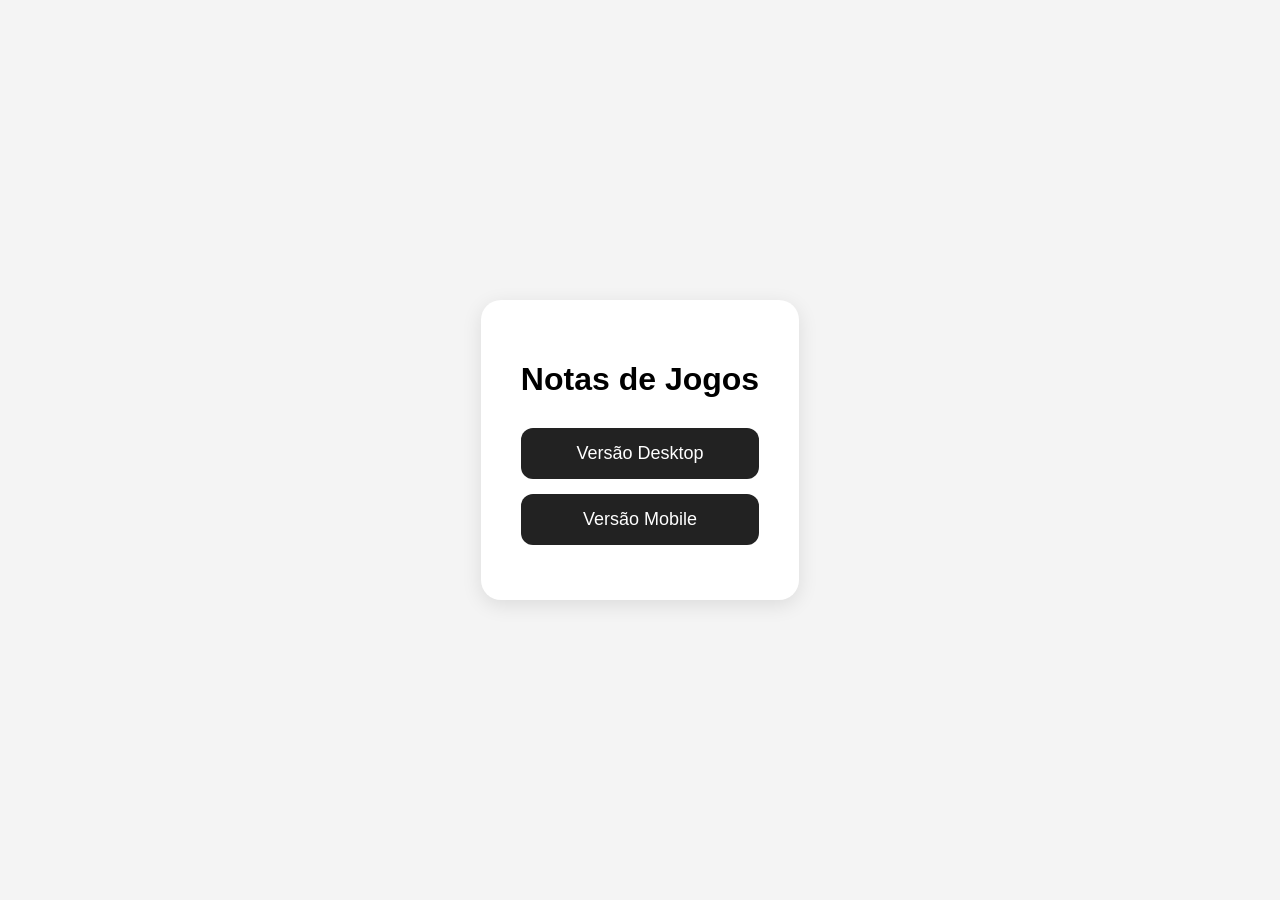
<file: index.html>
<!DOCTYPE html>
<html lang="pt-BR">
<head>
  <meta charset="UTF-8">
  <meta name="viewport" content="width=device-width, initial-scale=1.0">
  <title>Notas de Jogos</title>

  <style>
    body{
      font-family: Arial, sans-serif;
      background:#f4f4f4;
      display:flex;
      justify-content:center;
      align-items:center;
      height:100vh;
      margin:0;
    }

    .container{
      background:white;
      padding:40px;
      border-radius:20px;
      box-shadow:0 5px 20px rgba(0,0,0,0.1);
      text-align:center;
    }

    h1{
      margin-bottom:30px;
    }

    a{
      display:block;
      margin:15px 0;
      padding:15px;
      background:#222;
      color:white;
      text-decoration:none;
      border-radius:12px;
      font-size:18px;
    }

    a:hover{
      opacity:0.9;
    }
  </style>
</head>
<body>

<div class="container">
  <h1>Notas de Jogos</h1>

  <a href="./desktop/">Versão Desktop</a>

  <a href="./mobile/">Versão Mobile</a>
</div>

</body>
</html>
</file>
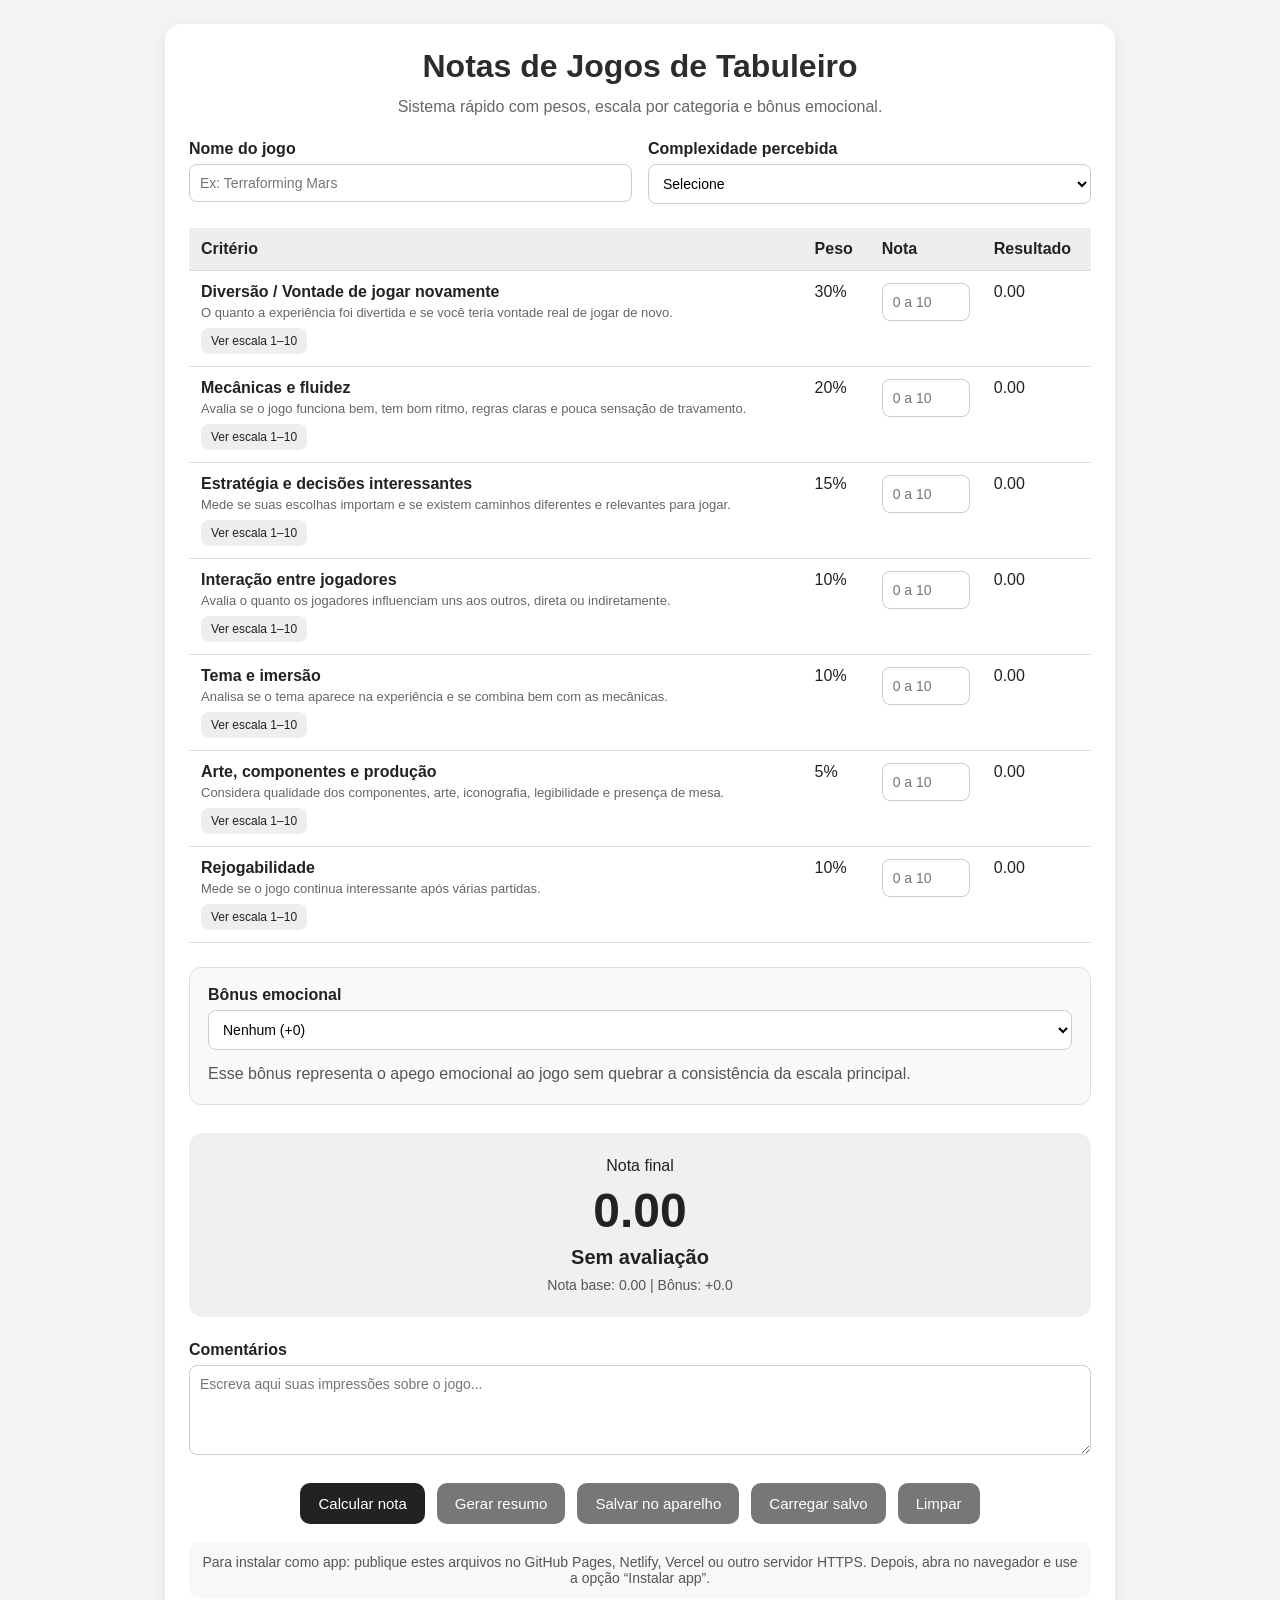
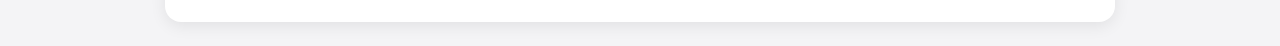
<file: desktop/index.html>
<!DOCTYPE html>
<html lang="pt-BR">
<head>
  <meta charset="UTF-8" />
  <meta name="viewport" content="width=device-width, initial-scale=1.0" />
  <title>Notas de Jogos</title>
  <meta name="theme-color" content="#222222" />
  <link rel="manifest" href="manifest.json" />
  <link rel="icon" href="icons/icon-192.png" />
  <link rel="apple-touch-icon" href="icons/icon-192.png" />

  <style>
    * {
      box-sizing: border-box;
      font-family: Arial, Helvetica, sans-serif;
    }

    body {
      margin: 0;
      background: #f4f4f6;
      color: #222;
      padding: 24px;
    }

    .container {
      max-width: 950px;
      margin: 0 auto;
      background: #fff;
      border-radius: 16px;
      padding: 24px;
      box-shadow: 0 4px 16px rgba(0, 0, 0, 0.08);
    }

    h1 {
      margin-top: 0;
      text-align: center;
      color: #2c2c2c;
    }

    .subtitle {
      text-align: center;
      color: #666;
      margin-top: -8px;
      margin-bottom: 24px;
    }

    .game-info {
      display: grid;
      grid-template-columns: repeat(auto-fit, minmax(220px, 1fr));
      gap: 16px;
      margin-bottom: 24px;
    }

    label {
      font-weight: bold;
      display: block;
      margin-bottom: 6px;
    }

    input, textarea, select {
      width: 100%;
      padding: 10px;
      border: 1px solid #ccc;
      border-radius: 8px;
      font-size: 14px;
      background: #fff;
    }

    table {
      width: 100%;
      border-collapse: collapse;
      margin-top: 16px;
    }

    th, td {
      padding: 12px;
      border-bottom: 1px solid #ddd;
      text-align: left;
      vertical-align: top;
    }

    th {
      background: #eeeeee;
    }

    .criteria-name {
      font-weight: bold;
    }

    .criteria-description {
      font-size: 13px;
      color: #666;
      margin-top: 4px;
    }

    .scale-details {
      display: none;
      margin-top: 10px;
      line-height: 1.45;
      color: #555;
      font-size: 13px;
      background: #fafafa;
      border: 1px solid #e0e0e0;
      padding: 10px;
      border-radius: 8px;
    }

    .scale-toggle {
      display: inline-block;
      margin-top: 8px;
      border: none;
      background: #eeeeee;
      color: #222;
      padding: 6px 10px;
      border-radius: 8px;
      font-size: 12px;
      cursor: pointer;
    }

    .score-input {
      max-width: 90px;
    }

    .bonus-box {
      margin-top: 24px;
      padding: 18px;
      background: #fafafa;
      border: 1px solid #ddd;
      border-radius: 12px;
    }

    .result-box {
      margin-top: 28px;
      padding: 24px;
      border-radius: 14px;
      text-align: center;
      background: #f0f0f0;
    }

    .final-score {
      font-size: 48px;
      font-weight: bold;
      margin: 8px 0;
    }

    .rating-label {
      font-size: 20px;
      font-weight: bold;
    }

    .score-breakdown {
      margin-top: 8px;
      color: #555;
      font-size: 14px;
    }

    .buttons {
      display: flex;
      gap: 12px;
      flex-wrap: wrap;
      margin-top: 24px;
      justify-content: center;
    }

    button {
      border: none;
      border-radius: 10px;
      padding: 12px 18px;
      font-size: 15px;
      cursor: pointer;
      background: #222;
      color: #fff;
    }

    button.secondary {
      background: #777;
    }

    button:hover {
      opacity: 0.88;
    }

    textarea {
      min-height: 90px;
      resize: vertical;
    }

    .notes {
      margin-top: 24px;
    }

    .summary {
      margin-top: 24px;
      background: #fafafa;
      border: 1px solid #ddd;
      border-radius: 12px;
      padding: 16px;
      white-space: pre-line;
      display: none;
    }

    .install-hint {
      margin-top: 18px;
      padding: 12px;
      border-radius: 10px;
      background: #f8f8f8;
      color: #555;
      font-size: 14px;
      text-align: center;
    }

    @media (max-width: 700px) {
      body {
        padding: 12px;
      }

      .container {
        padding: 16px;
      }

      table, thead, tbody, th, td, tr {
        display: block;
      }

      thead {
        display: none;
      }

      tr {
        margin-bottom: 16px;
        border: 1px solid #ddd;
        border-radius: 10px;
        padding: 12px;
      }

      td {
        border: none;
        padding: 8px 0;
      }

      .score-input {
        max-width: 100%;
      }
    }
  </style>
</head>

<body>
  <div class="container">
    <h1>Notas de Jogos de Tabuleiro</h1>
    <p class="subtitle">Sistema rápido com pesos, escala por categoria e bônus emocional.</p>

    <div class="game-info">
      <div>
        <label for="gameName">Nome do jogo</label>
        <input type="text" id="gameName" placeholder="Ex: Terraforming Mars" />
      </div>

      <div>
        <label for="complexity">Complexidade percebida</label>
        <select id="complexity">
          <option value="">Selecione</option>
          <option value="Leve">Leve</option>
          <option value="Médio leve">Médio leve</option>
          <option value="Médio">Médio</option>
          <option value="Médio pesado">Médio pesado</option>
          <option value="Pesado">Pesado</option>
        </select>
      </div>
    </div>

    <table>
      <thead>
        <tr>
          <th>Critério</th>
          <th>Peso</th>
          <th>Nota</th>
          <th>Resultado</th>
        </tr>
      </thead>
      <tbody id="criteriaTable"></tbody>
    </table>

    <div class="bonus-box">
      <label for="emotionalBonus">Bônus emocional</label>
      <select id="emotionalBonus" onchange="calculateScore()">
        <option value="0">Nenhum (+0)</option>
        <option value="0.1">Gosto muito (+0.1)</option>
        <option value="0.2">Muito marcante (+0.2)</option>
        <option value="0.3">Experiência memorável (+0.3)</option>
        <option value="0.4">Um dos meus favoritos (+0.4)</option>
        <option value="0.5">Top absoluto / jogo especial (+0.5)</option>
      </select>

      <div style="margin-top: 12px; color: #555; line-height: 1.5;">
        Esse bônus representa o apego emocional ao jogo sem quebrar a consistência da escala principal.
      </div>
    </div>

    <div class="result-box">
      <div>Nota final</div>
      <div class="final-score" id="finalScore">0.00</div>
      <div class="rating-label" id="ratingLabel">Sem avaliação</div>
      <div class="score-breakdown" id="scoreBreakdown">Nota base: 0.00 | Bônus: +0.0</div>
    </div>

    <div class="notes">
      <label for="comments">Comentários</label>
      <textarea id="comments" placeholder="Escreva aqui suas impressões sobre o jogo..."></textarea>
    </div>

    <div class="buttons">
      <button onclick="calculateScore()">Calcular nota</button>
      <button class="secondary" onclick="generateSummary()">Gerar resumo</button>
      <button class="secondary" onclick="saveEvaluation()">Salvar no aparelho</button>
      <button class="secondary" onclick="loadEvaluation()">Carregar salvo</button>
      <button class="secondary" onclick="clearForm()">Limpar</button>
    </div>

    <div class="summary" id="summaryBox"></div>

    <div class="install-hint">
      Para instalar como app: publique estes arquivos no GitHub Pages, Netlify, Vercel ou outro servidor HTTPS. Depois, abra no navegador e use a opção “Instalar app”.
    </div>
  </div>

  <script>
    const criteria = [
      {
        name: "Diversão / Vontade de jogar novamente",
        weight: 30,
        description: "O quanto a experiência foi divertida e se você teria vontade real de jogar de novo.",
        scale: {
          1: "Experiência muito ruim e sem vontade de jogar novamente.",
          2: "Pouquíssimos momentos divertidos. Partida cansativa.",
          3: "Alguns momentos interessantes, mas no geral pouco divertido.",
          4: "Diversão limitada e inconsistente.",
          5: "Experiência aceitável, mas esquecível.",
          6: "Divertido em alguns momentos, mas com problemas perceptíveis.",
          7: "Boa experiência e vontade moderada de jogar novamente.",
          8: "Muito divertido e envolvente durante quase toda a partida.",
          9: "Experiência excelente e altamente memorável.",
          10: "Favorito instantâneo. Altíssima vontade de jogar repetidamente."
        }
      },
      {
        name: "Mecânicas e fluidez",
        weight: 20,
        description: "Avalia se o jogo funciona bem, tem bom ritmo, regras claras e pouca sensação de travamento.",
        scale: {
          1: "Mecânicas quebradas ou extremamente frustrantes.",
          2: "Fluxo ruim e regras problemáticas.",
          3: "Muitas interrupções, lentidão e confusão.",
          4: "Funcionamento inconsistente e pouco elegante.",
          5: "Funciona, mas sem destaque.",
          6: "Boa base mecânica com alguns problemas de ritmo.",
          7: "Mecânicas sólidas e boa fluidez.",
          8: "Design elegante e ritmo muito agradável.",
          9: "Mecânicas extremamente refinadas.",
          10: "Exemplo de excelência em design de jogo."
        }
      },
      {
        name: "Estratégia e decisões interessantes",
        weight: 15,
        description: "Mede se suas escolhas importam e se existem caminhos diferentes e relevantes para jogar.",
        scale: {
          1: "Praticamente sem decisões relevantes.",
          2: "Escolhas muito óbvias e rasas.",
          3: "Pouca profundidade estratégica.",
          4: "Algumas decisões interessantes, mas limitadas.",
          5: "Profundidade média e previsível.",
          6: "Boas decisões em momentos específicos.",
          7: "Estratégias variadas e relevantes.",
          8: "Grande profundidade e decisões difíceis.",
          9: "Altíssimo nível estratégico.",
          10: "Profundidade excepcional com enorme espaço para domínio."
        }
      },
      {
        name: "Interação entre jogadores",
        weight: 10,
        description: "Avalia o quanto os jogadores influenciam uns aos outros, direta ou indiretamente.",
        scale: {
          1: "Jogadores praticamente ignoram uns aos outros.",
          2: "Interação quase inexistente.",
          3: "Pouca influência entre jogadores.",
          4: "Interação ocasional e limitada.",
          5: "Interação funcional, mas básica.",
          6: "Boa presença de disputa e competição.",
          7: "Interação relevante durante toda a partida.",
          8: "Excelente dinâmica entre jogadores.",
          9: "Alta tensão social e competitiva.",
          10: "Interação brilhante e central para a experiência."
        }
      },
      {
        name: "Tema e imersão",
        weight: 10,
        description: "Analisa se o tema aparece na experiência e se combina bem com as mecânicas.",
        scale: {
          1: "Tema inexistente ou completamente desconectado.",
          2: "Tema superficial e pouco perceptível.",
          3: "Baixa imersão.",
          4: "Tema presente, mas fraco.",
          5: "Tema aceitável.",
          6: "Boa integração entre tema e mecânicas.",
          7: "Experiência temática convincente.",
          8: "Alta imersão e identidade forte.",
          9: "Tema extremamente bem executado.",
          10: "Experiência temática memorável e excepcionalmente imersiva."
        }
      },
      {
        name: "Arte, componentes e produção",
        weight: 5,
        description: "Considera qualidade dos componentes, arte, iconografia, legibilidade e presença de mesa.",
        scale: {
          1: "Produção muito ruim e prejudicial ao jogo.",
          2: "Componentes fracos e difíceis de usar.",
          3: "Qualidade abaixo da média.",
          4: "Produção simples e pouco refinada.",
          5: "Produção aceitável.",
          6: "Boa qualidade geral.",
          7: "Produção bonita e funcional.",
          8: "Excelente apresentação visual.",
          9: "Componentes premium e altamente refinados.",
          10: "Produção excepcional e referência no hobby."
        }
      },
      {
        name: "Rejogabilidade",
        weight: 10,
        description: "Mede se o jogo continua interessante após várias partidas.",
        scale: {
          1: "Sem interesse em repetir partidas.",
          2: "Pouquíssima variedade.",
          3: "Experiência rapidamente repetitiva.",
          4: "Alguma variação, mas limitada.",
          5: "Rejogabilidade mediana.",
          6: "Boa variedade em algumas partidas.",
          7: "Boa longevidade e múltiplas abordagens.",
          8: "Alta variedade e interesse contínuo.",
          9: "Grande profundidade de longo prazo.",
          10: "Virtualmente infinito em possibilidades e descobertas."
        }
      }
    ];

    function createCriteriaTable() {
      const table = document.getElementById("criteriaTable");
      table.innerHTML = "";

      criteria.forEach((item, index) => {
        const scaleHtml = Object.entries(item.scale)
          .map(([score, text]) => `<strong>${score}</strong>: ${text}`)
          .join("<br>");

        const row = document.createElement("tr");

        row.innerHTML = `
          <td>
            <div class="criteria-name">${item.name}</div>
            <div class="criteria-description">${item.description}</div>
            <button class="scale-toggle" type="button" onclick="toggleScale(${index})">Ver escala 1–10</button>
            <div class="scale-details" id="scale-${index}">${scaleHtml}</div>
          </td>
          <td>${item.weight}%</td>
          <td>
            <input 
              type="number" 
              class="score-input" 
              id="score-${index}" 
              min="0" 
              max="10" 
              step="0.5" 
              placeholder="0 a 10"
              oninput="calculateScore()"
            />
          </td>
          <td id="result-${index}">0.00</td>
        `;

        table.appendChild(row);
      });
    }

    function toggleScale(index) {
      const scale = document.getElementById(`scale-${index}`);
      scale.style.display = scale.style.display === "block" ? "none" : "block";
    }

    function calculateScore() {
      let baseScore = 0;

      criteria.forEach((item, index) => {
        const input = document.getElementById(`score-${index}`);
        let score = parseFloat(input.value);

        if (isNaN(score)) {
          score = 0;
        }

        if (score < 0) score = 0;
        if (score > 10) score = 10;

        const weightedResult = score * (item.weight / 100);
        baseScore += weightedResult;

        document.getElementById(`result-${index}`).textContent = weightedResult.toFixed(2);
      });

      const emotionalBonus = parseFloat(document.getElementById("emotionalBonus").value || 0);
      let finalScore = baseScore + emotionalBonus;

      if (finalScore > 10) {
        finalScore = 10;
      }

      document.getElementById("finalScore").textContent = finalScore.toFixed(2);
      document.getElementById("ratingLabel").textContent = getRatingLabel(finalScore);
      document.getElementById("scoreBreakdown").textContent = `Nota base: ${baseScore.toFixed(2)} | Bônus: +${emotionalBonus.toFixed(1)}`;

      return { baseScore, emotionalBonus, finalScore };
    }

    function getRatingLabel(score) {
      if (score >= 9) return "Excelente / Favorito";
      if (score >= 8) return "Muito bom";
      if (score >= 7) return "Bom";
      if (score >= 6) return "Mediano";
      if (score >= 5) return "Fraco";
      if (score > 0) return "Não recomendo";
      return "Sem avaliação";
    }

    function generateSummary() {
      const scores = calculateScore();

      const gameName = document.getElementById("gameName").value || "Não informado";
      const complexity = document.getElementById("complexity").value || "Não informado";
      const comments = document.getElementById("comments").value || "Sem comentários.";
      const ratingLabel = document.getElementById("ratingLabel").textContent;

      let criteriaSummary = "";

      criteria.forEach((item, index) => {
        const score = document.getElementById(`score-${index}`).value || "0";
        const result = document.getElementById(`result-${index}`).textContent;
        criteriaSummary += `${item.name}: ${score}/10 | Peso: ${item.weight}% | Resultado: ${result}\n`;
      });

      const summary = `RESUMO DA AVALIAÇÃO\n\nJogo: ${gameName}\nComplexidade percebida: ${complexity}\n\nNOTAS POR CRITÉRIO\n${criteriaSummary}\nNota base: ${scores.baseScore.toFixed(2)}/10\nBônus emocional: +${scores.emotionalBonus.toFixed(1)}\nNota final: ${scores.finalScore.toFixed(2)}/10\nClassificação: ${ratingLabel}\n\nComentários:\n${comments}`;

      const summaryBox = document.getElementById("summaryBox");
      summaryBox.textContent = summary;
      summaryBox.style.display = "block";
    }

    function getFormData() {
      return {
        gameName: document.getElementById("gameName").value,
        complexity: document.getElementById("complexity").value,
        emotionalBonus: document.getElementById("emotionalBonus").value,
        comments: document.getElementById("comments").value,
        scores: criteria.map((_, index) => document.getElementById(`score-${index}`).value)
      };
    }

    function setFormData(data) {
      document.getElementById("gameName").value = data.gameName || "";
      document.getElementById("complexity").value = data.complexity || "";
      document.getElementById("emotionalBonus").value = data.emotionalBonus || "0";
      document.getElementById("comments").value = data.comments || "";

      if (Array.isArray(data.scores)) {
        data.scores.forEach((score, index) => {
          const input = document.getElementById(`score-${index}`);
          if (input) input.value = score;
        });
      }

      calculateScore();
    }

    function saveEvaluation() {
      const gameName = document.getElementById("gameName").value.trim();

      if (!gameName) {
        alert("Informe o nome do jogo antes de salvar.");
        return;
      }

      const data = getFormData();
      localStorage.setItem("boardgame-rating-last", JSON.stringify(data));
      alert("Avaliação salva neste aparelho.");
    }

    function loadEvaluation() {
      const saved = localStorage.getItem("boardgame-rating-last");

      if (!saved) {
        alert("Nenhuma avaliação salva encontrada neste aparelho.");
        return;
      }

      setFormData(JSON.parse(saved));
      alert("Avaliação carregada.");
    }

    function clearForm() {
      document.getElementById("gameName").value = "";
      document.getElementById("complexity").value = "";
      document.getElementById("comments").value = "";
      document.getElementById("emotionalBonus").value = "0";
      document.getElementById("summaryBox").style.display = "none";

      criteria.forEach((_, index) => {
        document.getElementById(`score-${index}`).value = "";
        document.getElementById(`result-${index}`).textContent = "0.00";
      });

      document.getElementById("finalScore").textContent = "0.00";
      document.getElementById("ratingLabel").textContent = "Sem avaliação";
      document.getElementById("scoreBreakdown").textContent = "Nota base: 0.00 | Bônus: +0.0";
    }

    createCriteriaTable();
    calculateScore();

    if ("serviceWorker" in navigator) {
      window.addEventListener("load", () => {
        navigator.serviceWorker.register("./service-worker.js");
      });
    }
  </script>
</body>
</html>
</file>
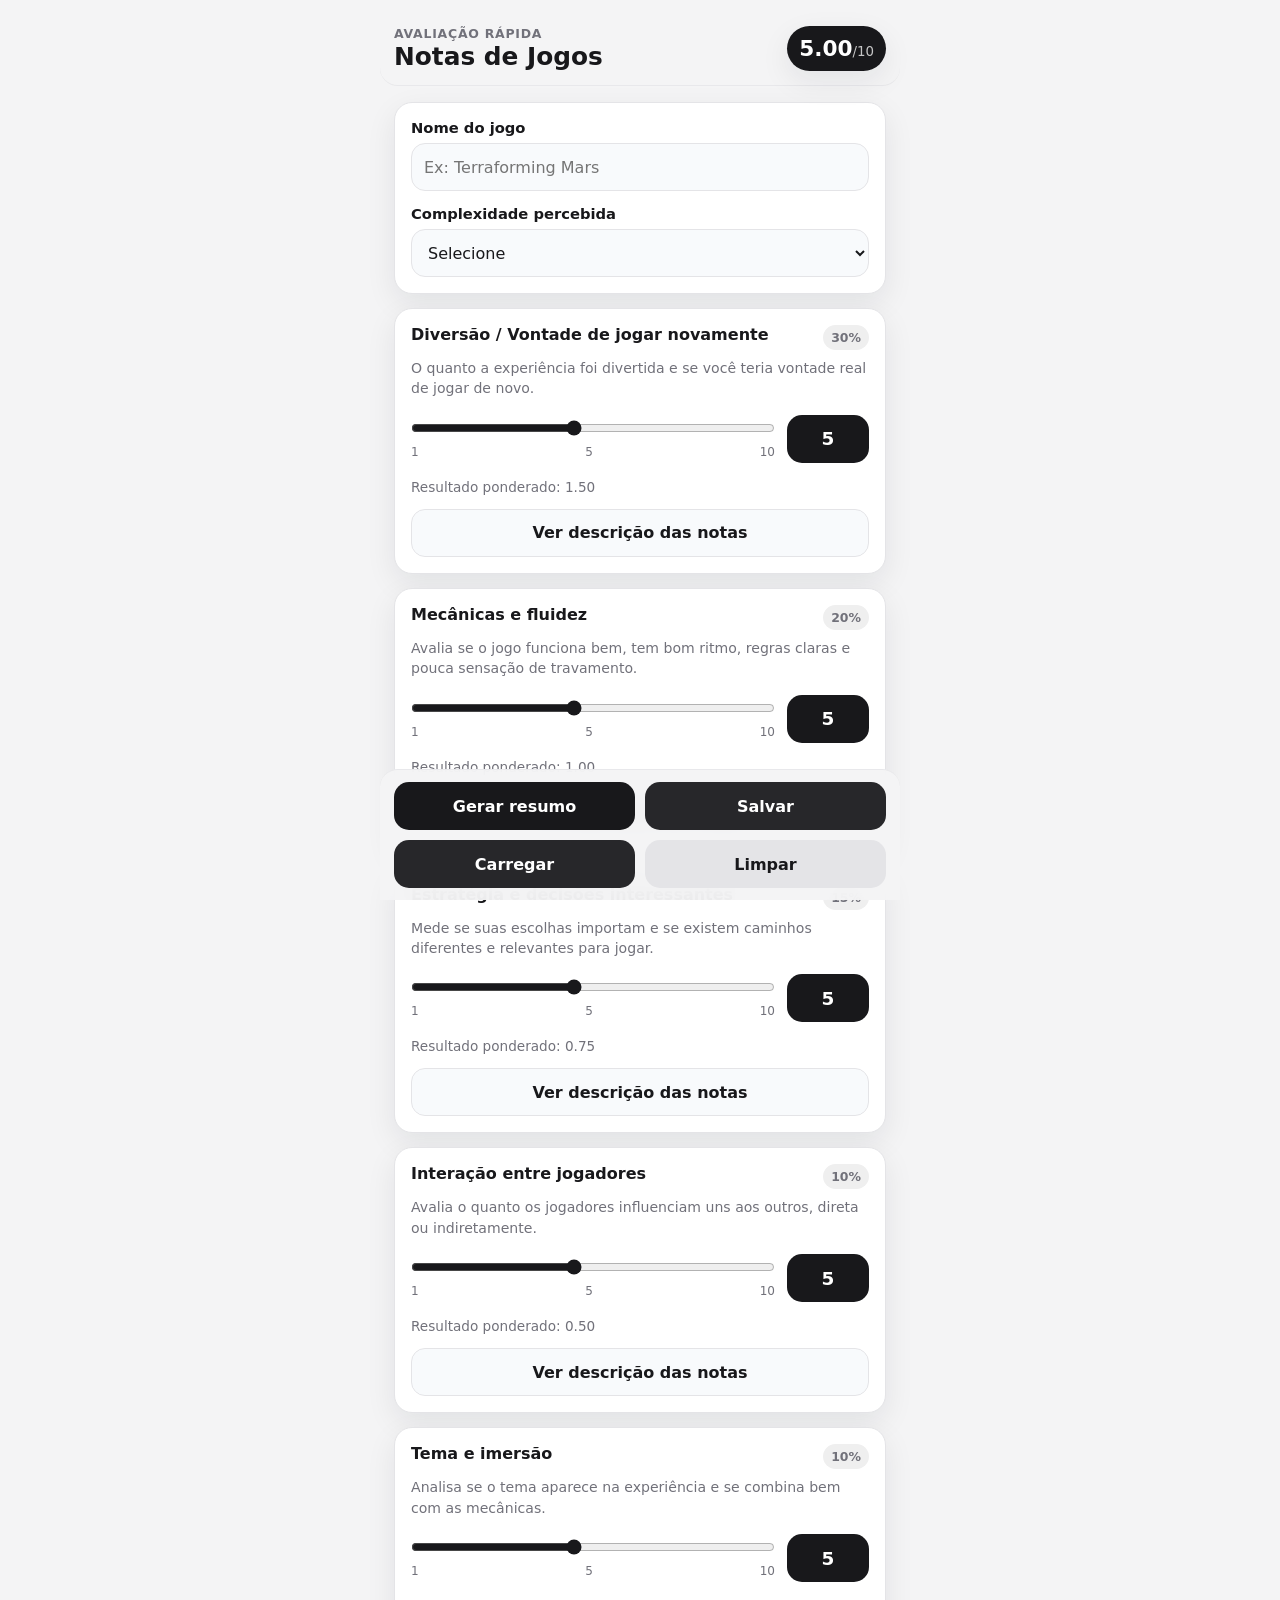
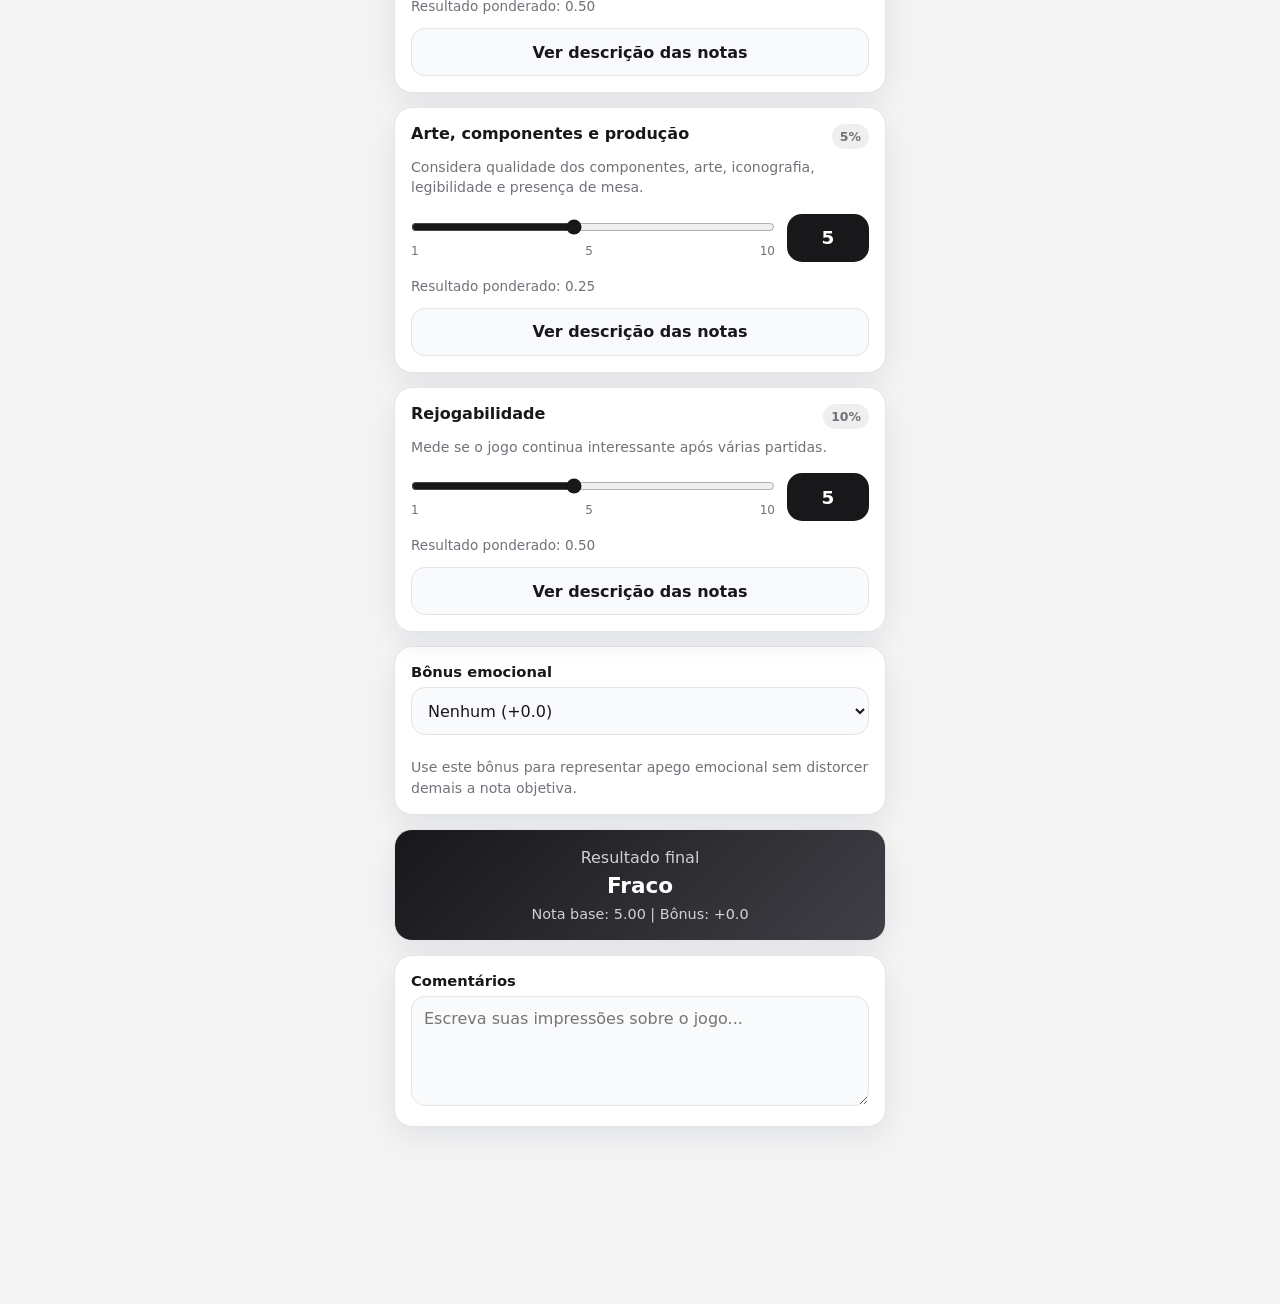
<file: mobile/index.html>
<!DOCTYPE html>
<html lang="pt-BR">
<head>
  <meta charset="UTF-8" />
  <meta name="viewport" content="width=device-width, initial-scale=1.0, viewport-fit=cover" />
  <meta name="theme-color" content="#18181b" />
  <title>Notas de Jogos</title>
  <link rel="manifest" href="manifest.json" />
  <link rel="icon" href="icons/icon-192.png" />
  <link rel="apple-touch-icon" href="icons/icon-192.png" />
  <link rel="stylesheet" href="styles.css" />
</head>
<body>
  <main class="app">
    <header class="header">
      <div><p class="eyebrow">Avaliação rápida</p><h1>Notas de Jogos</h1></div>
      <div class="score-pill"><span id="finalScore">0.00</span><small>/10</small></div>
    </header>
    <section class="panel">
      <label for="gameName">Nome do jogo</label><input id="gameName" type="text" placeholder="Ex: Terraforming Mars" />
      <label for="complexity">Complexidade percebida</label>
      <select id="complexity"><option value="">Selecione</option><option>Leve</option><option>Médio leve</option><option>Médio</option><option>Médio pesado</option><option>Pesado</option></select>
    </section>
    <section class="criteria-list" id="criteriaList"></section>
    <section class="panel">
      <label for="emotionalBonus">Bônus emocional</label>
      <select id="emotionalBonus"><option value="0">Nenhum (+0.0)</option><option value="0.1">Gosto muito (+0.1)</option><option value="0.2">Muito marcante (+0.2)</option><option value="0.3">Experiência memorável (+0.3)</option><option value="0.4">Um dos meus favoritos (+0.4)</option><option value="0.5">Top absoluto / jogo especial (+0.5)</option></select>
      <p class="hint">Use este bônus para representar apego emocional sem distorcer demais a nota objetiva.</p>
    </section>
    <section class="result-card"><p>Resultado final</p><strong id="ratingLabel">Sem avaliação</strong><span id="scoreBreakdown">Nota base: 0.00 | Bônus: +0.0</span></section>
    <section class="panel"><label for="comments">Comentários</label><textarea id="comments" placeholder="Escreva suas impressões sobre o jogo..."></textarea></section>
    <section class="actions"><button id="summaryButton">Gerar resumo</button><button id="saveButton" class="secondary">Salvar</button><button id="loadButton" class="secondary">Carregar</button><button id="clearButton" class="ghost">Limpar</button></section>
    <section class="summary" id="summaryBox" hidden></section>
  </main>
  <script src="app.js"></script>
</body>
</html>
</file>
<file: mobile/styles.css>
*{box-sizing:border-box}:root{--bg:#f4f4f5;--surface:#fff;--surface-2:#f8fafc;--text:#18181b;--muted:#71717a;--border:#e4e4e7;--primary:#18181b;--primary-soft:#27272a;--radius:18px;--shadow:0 10px 30px rgba(15,23,42,.08)}html{-webkit-text-size-adjust:100%}body{margin:0;min-height:100vh;background:var(--bg);color:var(--text);font-family:system-ui,-apple-system,BlinkMacSystemFont,"Segoe UI",sans-serif}button,input,select,textarea{font:inherit}.app{width:min(100%,520px);margin:0 auto;padding:18px 14px 32px}.header{position:sticky;top:0;z-index:10;display:flex;align-items:center;justify-content:space-between;gap:16px;margin:-18px -14px 16px;padding:calc(16px + env(safe-area-inset-top)) 14px 14px;background:rgba(244,244,245,.94);backdrop-filter:blur(12px);border-bottom:1px solid rgba(228,228,231,.75)}.eyebrow{margin:0 0 2px;color:var(--muted);font-size:.78rem;font-weight:700;letter-spacing:.06em;text-transform:uppercase}h1{margin:0;font-size:1.55rem;line-height:1.1}.score-pill{flex:0 0 auto;min-width:86px;padding:10px 12px;border-radius:999px;background:var(--primary);color:#fff;text-align:center;box-shadow:var(--shadow)}.score-pill span{font-size:1.35rem;font-weight:800}.score-pill small{opacity:.75}.panel,.criterion-card,.result-card,.summary{background:var(--surface);border:1px solid var(--border);border-radius:var(--radius);box-shadow:var(--shadow)}.panel{padding:16px;margin-bottom:14px}label{display:block;margin:0 0 7px;font-size:.92rem;font-weight:750}input,select,textarea{width:100%;border:1px solid var(--border);border-radius:14px;background:var(--surface-2);color:var(--text);outline:none}input,select{min-height:48px;padding:0 12px;margin-bottom:14px}.panel input:last-child,.panel select:last-child{margin-bottom:0}textarea{min-height:110px;padding:12px;resize:vertical}input:focus,select:focus,textarea:focus{border-color:var(--primary);box-shadow:0 0 0 3px rgba(24,24,27,.10)}.criteria-list{display:grid;gap:14px;margin-bottom:14px}.criterion-card{overflow:hidden}.criterion-header{padding:16px}.criterion-topline{display:flex;align-items:flex-start;justify-content:space-between;gap:12px}.criterion-title{margin:0;font-size:1rem;line-height:1.25}.weight{flex:0 0 auto;padding:5px 8px;border-radius:999px;background:#efefef;color:var(--muted);font-size:.78rem;font-weight:800}.description,.hint{margin:8px 0 0;color:var(--muted);font-size:.88rem;line-height:1.45}.score-row{display:grid;grid-template-columns:1fr 82px;align-items:center;gap:12px;padding:0 16px 16px}.range-wrap{display:grid;gap:8px}input[type=range]{min-height:auto;margin:0;padding:0;accent-color:var(--primary)}.range-labels{display:flex;justify-content:space-between;color:var(--muted);font-size:.75rem}.score-value{min-height:48px;border-radius:15px;display:grid;place-items:center;background:var(--primary);color:#fff;font-size:1.15rem;font-weight:800}.weighted-result{padding:0 16px 14px;color:var(--muted);font-size:.85rem}.scale-toggle{width:calc(100% - 32px);margin:0 16px 16px;border:1px solid var(--border);border-radius:14px;padding:11px 12px;background:var(--surface-2);color:var(--text);font-weight:750}.scale{margin:0 16px 16px;padding:12px;border-radius:14px;background:var(--surface-2);color:var(--muted);font-size:.84rem;line-height:1.45}.scale p{margin:0 0 7px}.scale p:last-child{margin-bottom:0}.result-card{margin-bottom:14px;padding:18px;text-align:center;background:linear-gradient(135deg,#18181b,#3f3f46);color:#fff}.result-card p{margin:0 0 6px;opacity:.78}.result-card strong{display:block;font-size:1.35rem}.result-card span{display:block;margin-top:8px;opacity:.78;font-size:.9rem}.actions{position:sticky;bottom:0;display:grid;grid-template-columns:1fr 1fr;gap:10px;margin:0 -14px;padding:12px 14px calc(12px + env(safe-area-inset-bottom));background:rgba(244,244,245,.94);backdrop-filter:blur(12px);border-top:1px solid rgba(228,228,231,.75)}button{min-height:48px;border:none;border-radius:15px;padding:0 14px;background:var(--primary);color:#fff;font-weight:800;cursor:pointer}button.secondary{background:var(--primary-soft)}button.ghost{background:#e4e4e7;color:var(--text)}button:active{transform:scale(.98)}.summary{margin-top:14px;padding:16px;white-space:pre-wrap;color:var(--text);line-height:1.45;font-size:.92rem}@media (min-width:720px){.app{padding-top:28px}.header{border-radius:0 0 var(--radius) var(--radius)}.actions{border-radius:var(--radius) var(--radius) 0 0}}
</file>
